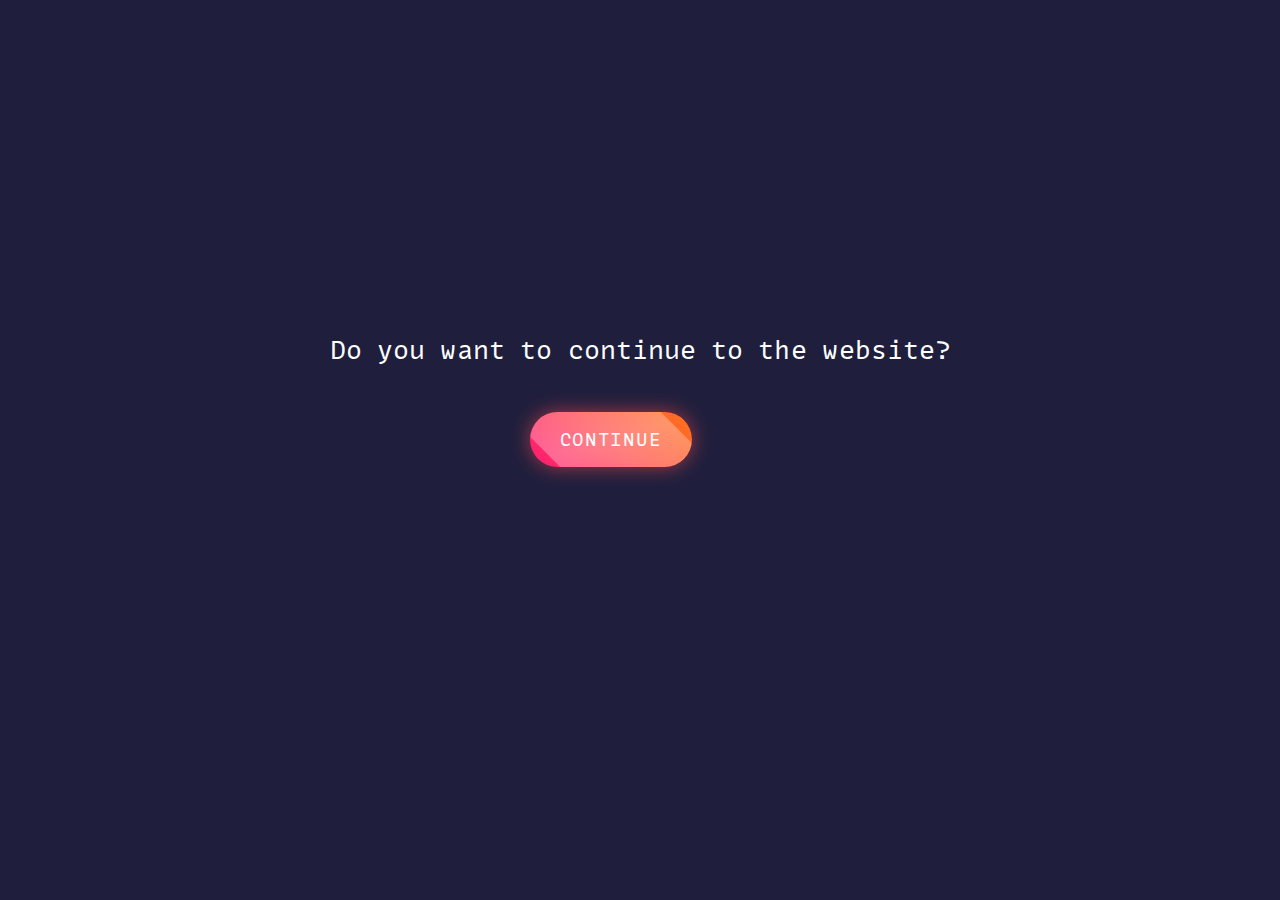
<file: hackathon/index.html>
<!DOCTYPE html>
<html lang="en">
<head>
    <meta charset="UTF-8">
    <meta name="viewport" content="width=device-width, initial-scale=1.0">
    <title>Find the Button</title>
    <link rel="stylesheet" href="index.css">
</head>
<body>
    <div id="greetingContainer">
        <p id="greetingText">Do you want to continue to the website?</p>
        <button id="continueButton">Continue</button>
    </div>
    <div id="gameContainer" style="display:none;">
        <p id="infoText">Find the hidden button following the sound to visit the actual website!</p>
        <p id="countdownText" style="display:none;"></p>
        <button id="hiddenButton">Click Me!</button>
        <audio id="buttonSound" src="straigh-up-n-down-90427.mp3"></audio>
    </div>
    <script src="index.js"></script>
</body>
</html>
</file>
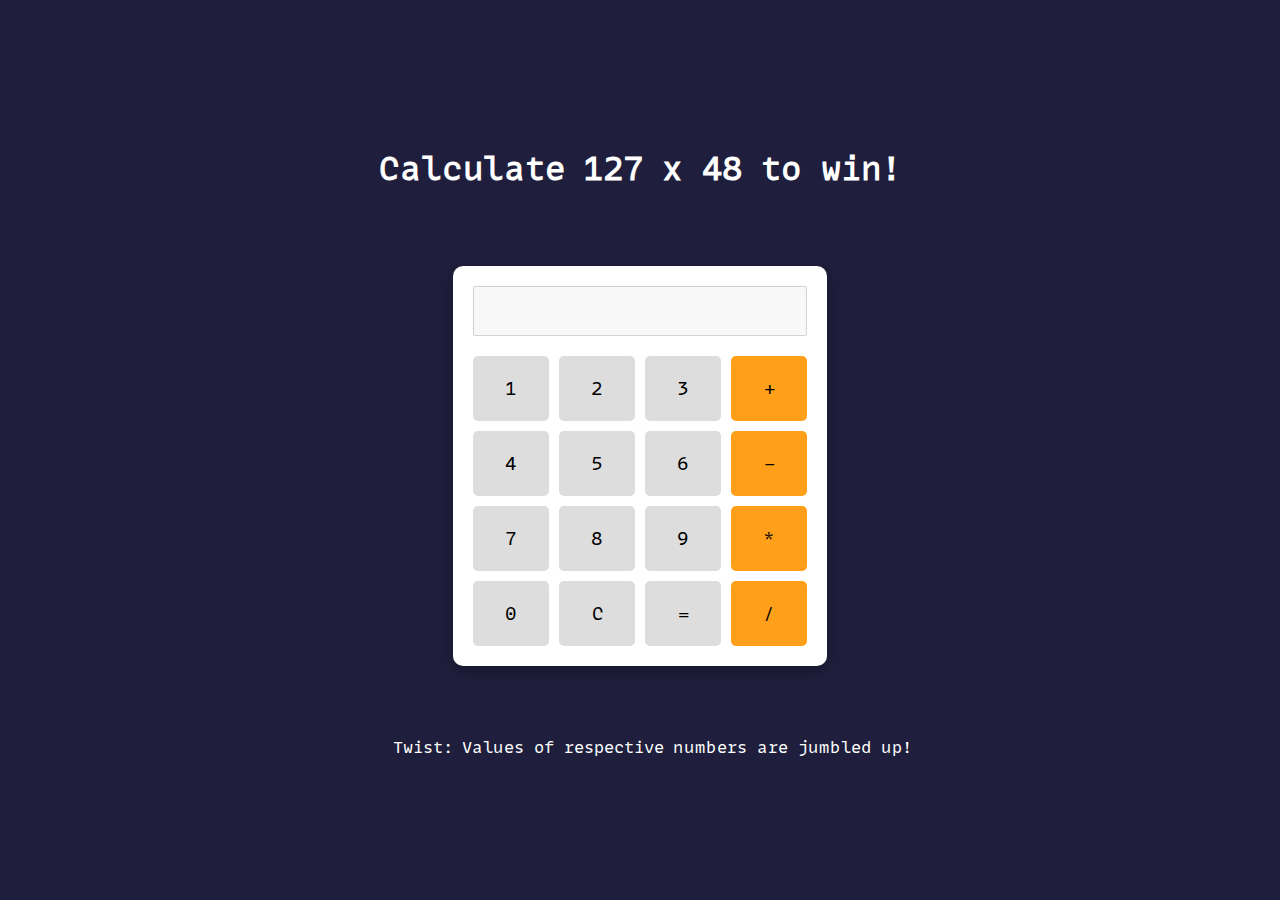
<file: hackathon/calculator.html>
<!DOCTYPE html>
<html lang="en">
<head>
    <meta charset="UTF-8">
    <meta name="viewport" content="width=device-width, initial-scale=1.0">
    <title>Randomized Calculator</title>
    <link rel="stylesheet" href="calculator.css">
</head>
<body>
    <h1>Calculate 127 x 48 to win!</h1>
    <div class="calculator">
        <input type="text" id="display" disabled>
        <div class="buttons">
            <button class="btn" data-value="1">1</button>
            <button class="btn" data-value="2">2</button>
            <button class="btn" data-value="3">3</button>
            <button class="btn" data-value="+" style="background-color: hsl(35, 100%, 55%);" onmouseover="this.style.backgroundColor='hsl(35, 100%, 45%)';" onmouseout="this.style.backgroundColor='hsl(35, 100%, 55%)';">+</button>
            <button class="btn" data-value="4">4</button>
            <button class="btn" data-value="5">5</button>
            <button class="btn" data-value="6">6</button>
            <button class="btn" data-value="-" style="background-color: hsl(35, 100%, 55%);" onmouseover="this.style.backgroundColor='hsl(35, 100%, 45%)';" onmouseout="this.style.backgroundColor='hsl(35, 100%, 55%)';">-</button>
            <button class="btn" data-value="7">7</button>
            <button class="btn" data-value="8">8</button>
            <button class="btn" data-value="9">9</button>
            <button class="btn" data-value="*" style="background-color: hsl(35, 100%, 55%);" onmouseover="this.style.backgroundColor='hsl(35, 100%, 45%)';" onmouseout="this.style.backgroundColor='hsl(35, 100%, 55%)';">*</button>
            <button class="btn" data-value="0">0</button>
            <button class="btn" data-value="C">C</button>
            <button class="btn" data-value="=">=</button>
            <button class="btn" data-value="/" style="background-color: hsl(35, 100%, 55%);" onmouseover="this.style.backgroundColor='hsl(35, 100%, 45%)';" onmouseout="this.style.backgroundColor='hsl(35, 100%, 55%)';">/</button>
        </div>
    </div>
    <div>
        <p style="color: white; margin-left: 25px;">Twist: Values of respective numbers are jumbled up!</p>
    </div>
    
    <script src="calculator.js"></script>
</body>
</html>
</file>
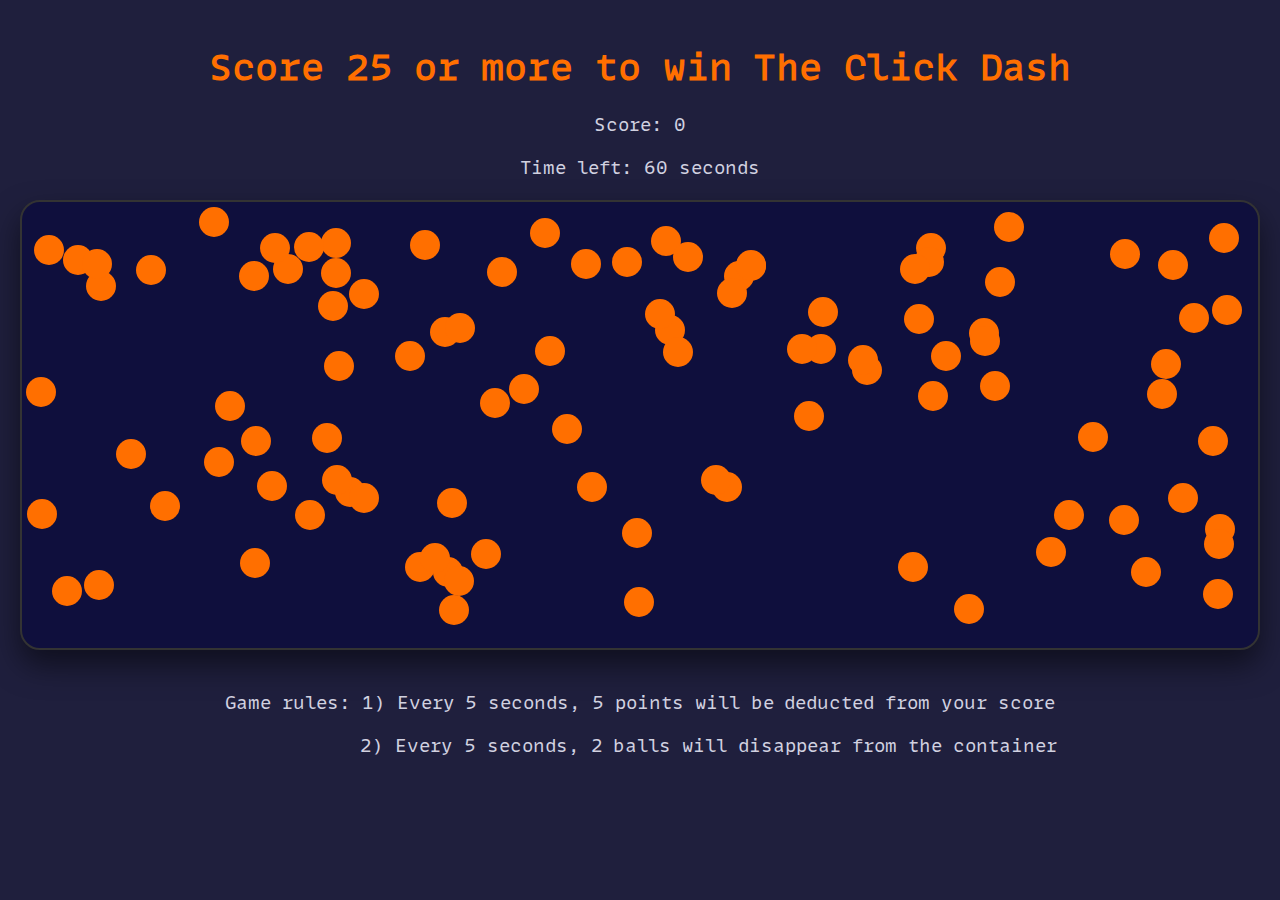
<file: hackathon/clickchallenge.html>
<!DOCTYPE html>
<html lang="en">
<head>
    <meta charset="UTF-8">
    <meta name="viewport" content="width=device-width, initial-scale=1.0">
    <title>Click Dash</title>
    <link rel="stylesheet" href="clickchallenge.css">
</head>
<body>
    <div class="game-container">
        <h1>Score 25 or more to win The Click Dash</h1>
        <p>Score: <span id="score">0</span></p>
        <p>Time left: <span id="timer">60</span> seconds</p>
        <div id="gameArea"></div>
        <div id="message"></div>
        <div>
            <p style="margin-top: 40px;">Game rules: 1&rpar; Every 5 seconds, 5 points will be deducted from your score</p>
            <p style="margin-left: 137px;">2&rpar; Every 5 seconds, 2 balls will disappear from the container</p>
        </div>
    </div>
    <script src="clickchallenge.js"></script>
</body>
</html>
</file>
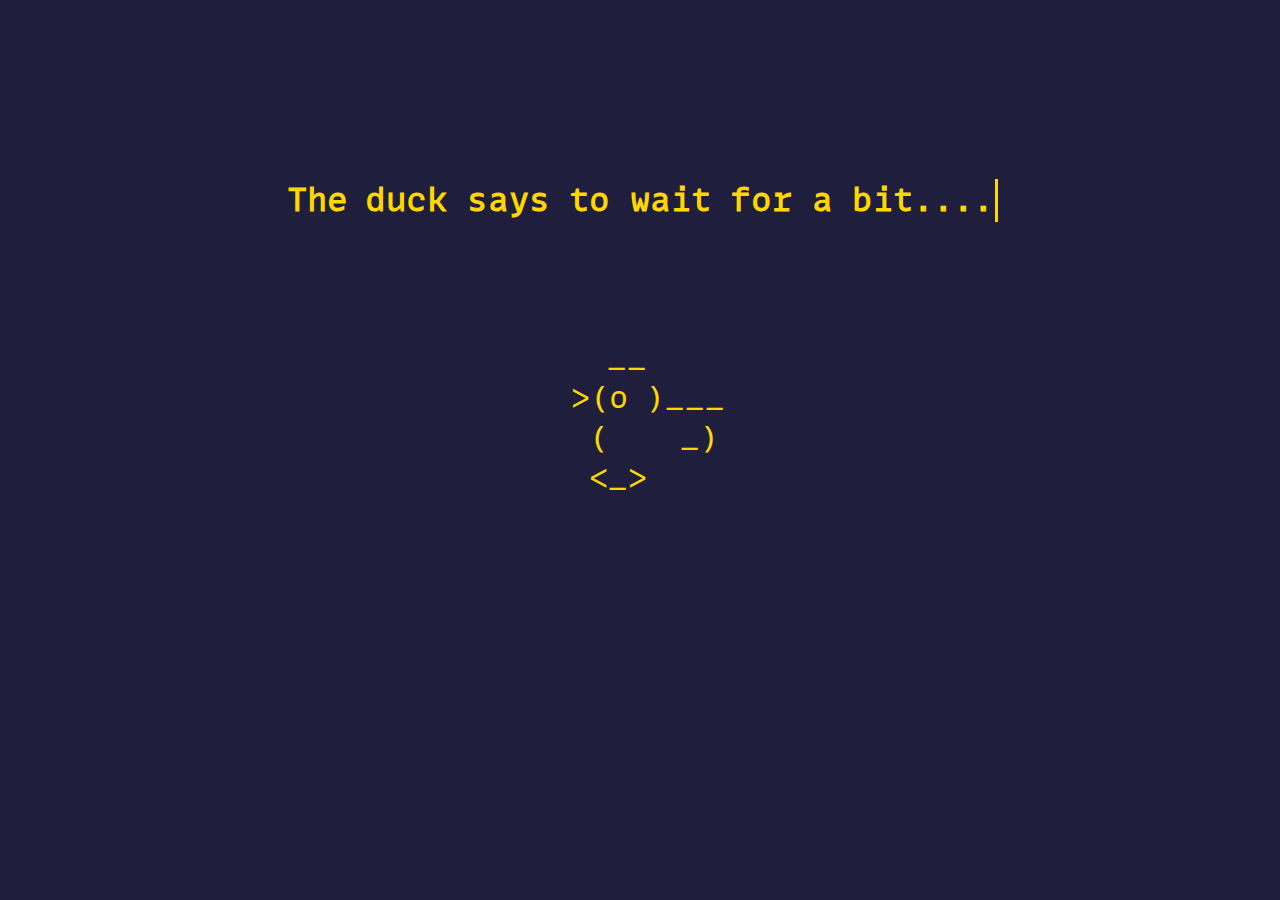
<file: hackathon/duck.html>
<!DOCTYPE html>
<html lang="en">
<head>
    <meta charset="UTF-8">
    <meta name="viewport" content="width=device-width, initial-scale=1.0">
    <title>????</title>
    <style>
        @font-face {
            font-family: MonoLisa;
            src: url(Monolisa\ Font.ttf);
        }
        *{
            font-family: "Monolisa", monospace;
        }
        body {
            background-color: #1f1f3d;
            margin: 0;
            display: flex;
            justify-content: center;
            align-items: center;
            height: 100vh;
            color: #FFD700;
            overflow: hidden;
            position: relative;
        }
        .heading{
            position: absolute;
            text-align: center;
            margin-top: -500px;
            margin-left: 0px;
            display: inline-block;
        }
        h1{
            border-right: 3px solid;
            width: 100%;
            white-space: nowrap;
            overflow: hidden;
            animation: typing 4s steps(35), cursor .5s step-end infinite alternate;
        }
        @keyframes cursor {
            50% {
                border-color: transparent;
            }
        }

        @keyframes typing {
            from {
                width: 0;
            }
        }
        .spinning-duck {
            position: absolute;
            margin-bottom: 25px;
            margin-right: 20px;
            font-size: 30px;
            animation: spin 3s linear infinite;
            white-space: pre;
            opacity: 1;
            transition: opacity 5s ease-out;
        }

        @keyframes spin {
            from {
                transform: rotateY(0deg);
            }
            to {
                transform: rotateY(360deg);
            }
        }

        .fade-out {
            opacity: 0;
        }
    </style>
</head>
<body>
    <div class="heading">
        <h1>The duck says to wait for a bit....</h1>
    </div>
    <div class="spinning-duck">
<pre>
    __
  >(o )___
   (    _)
   <_>   
</pre>
    </div>

    <audio id="drum-roll" src="drum-roll-please-classic-reveal-soundroll-9-9-00-04.mp3" preload="auto"></audio>


    <script>
        window.addEventListener('load', () => {
            setTimeout(() => {
                const duck = document.querySelector('.spinning-duck');
                const drumRoll = document.getElementById('drum-roll');
                drumRoll.play();
                duck.classList.add('fade-out');
                setTimeout(() => {
                    window.location.href = 'secretmessage.html';
                }, 5000);
            }, 15000);
        });
    </script>
    
    
</body>
</html>
</file>
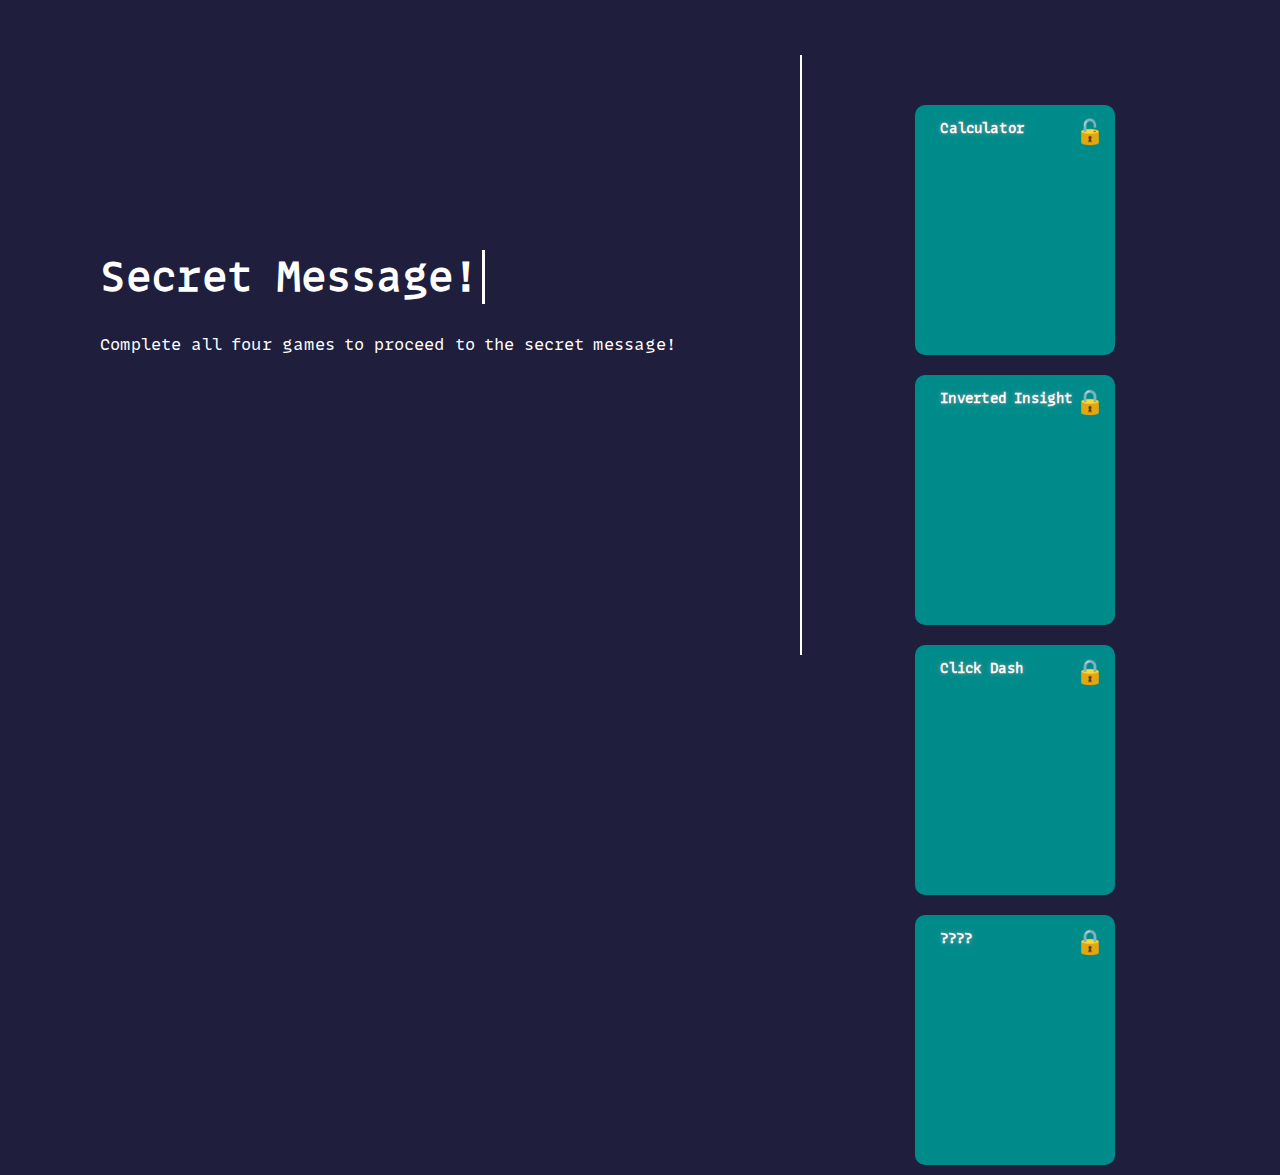
<file: hackathon/main.html>
<!DOCTYPE html>
<html>
<head>
    <meta charset="UTF-8">
    <meta name="viewport" content="width=device-width, initial-scale=1.0">
    <title>The Secret Message</title>
    <link rel="stylesheet" href="main.css">
</head>
<body>
    <div class="heading">
        <h1 style="color: #FFFFFF;">Secret Message!</h1>
    </div>
    <div class="para">
        <p>Complete all four games to proceed to the secret message!</p>
    </div>
    <div class="vrline"></div>
    <div class="cols">
        <div class="levels unlocked" id="level1" onclick="window.location.href='calculator.html';">
            <h5 style="color: #fff; text-shadow: 0 0 5px #999;">Calculator</h5>
        </div>
        <div class="levels locked" id="level2" onclick="window.location.href='reversesentence.html'">
            <h5 style="color: #fff; text-shadow: 0 0 5px #999;">Inverted Insight</h5>
        </div>
        <div class="levels locked" id="level3" onclick="window.location.href='clickchallenge.html'">
            <h5 style="color: #fff; text-shadow: 0 0 5px #999;">Click Dash</h5>
        </div>
        <div class="levels locked" id="level4" onclick="window.location.href='duck.html'">
            <h5 style="color: #fff; text-shadow: 0 0 5px #999;">????</h5>
        </div>
    </div>
    <script src="main.js"></script>
</body>
</html>
</file>
<file: hackathon/index.css>
@font-face {
    font-family: MonoLisa;
    src: url(Monolisa\ Font.ttf);
}
*{
    font-family: "Monolisa", monospace;
}
body {
    margin: 0;
    height: 100vh;
    display: flex;
    flex-direction: column;
    justify-content: center;
    align-items: center;
    background-color: #1f1f3d;
}
#greetingText{
    position: relative;
    margin-top: -100px;
    font-size: 25px;
    color: white;
}
#continueButton{
    margin-left: 200px;
    margin-top: 20px;
    position: relative;
    padding: 15px 30px;
    font-size: 18px;
    color: #fff;
    background: linear-gradient(45deg, #ff1a75, #ff4d4d, #ff751a);
    border: none;
    border-radius: 50px;
    box-shadow: 0 0 20px rgba(255, 75, 75, 0.6);
    cursor: pointer;
    text-transform: uppercase;
    letter-spacing: 1px;
    transition: all 0.5s ease;
    z-index: 1;
    overflow: hidden;
}
#continueButton:hover{
    background: linear-gradient(45deg, #ff751a, #ff1a75, #ff4d4d);
    box-shadow: 0 0 30px rgba(255, 75, 75, 0.8);
    transform: scale(1.1);
}
#continueButton::before{
    content: '';
    position: absolute;
    top: -50%;
    left: -50%;
    width: 200%;
    height: 200%;
    background: linear-gradient(120deg, transparent, rgba(255, 255, 255, 0.3), transparent);
    transition: all 0.5s ease;
    transform: rotate(45deg);
    z-index: -1;
}
#continueButton:hover::before{
    top: -30%;
    left: -30%;
    background: linear-gradient(120deg, transparent, rgba(255, 255, 255, 0.5), transparent);
}
#continueButton:active{
    box-shadow: 0 0 40px rgba(255, 75, 75, 0.9);
    transform: scale(1.15);
}
#infoText {
    font-size: 18px;
    margin-bottom: 20px;
    color: white;
}   
#hiddenButton {
    position: absolute;
    opacity: 0;
    padding: 10px 20px;
    font-size: 16px;
    background-color: #4CAF50;
    color: white;
    border: none;
    cursor: pointer;
    border-radius: 5px;
    transition: all 0.5s ease;
}
</file>
<file: hackathon/calculator.css>
@font-face {
    font-family: MonoLisa;
    src: url(Monolisa\ Font.ttf);
}
*{
    font-family: "Monolisa", monospace;
}
body {
    font-family: Arial, sans-serif;
    margin: 0;
    display: flex;
    flex-direction: column;
    align-items: center;
    justify-content: center;
    height: 100vh;
    background-color: #1f1f3d;
}

h1 {
    margin-bottom: 75px;
    color: white;
}

.calculator {
    margin-bottom: 55px;
    background-color: white;
    border-radius: 10px;
    box-shadow: 0 5px 15px rgba(0,0,0,0.3);
    padding: 20px;
}


#display {
    width: 100%;
    height: 50px;
    margin-bottom: 20px;
    font-size: 20px;
    text-align: right;
    padding: 10px;
    box-sizing: border-box;
}

.buttons {
    display: grid;
    grid-template-columns: repeat(4, 1fr);
    gap: 10px;
}
.btn {
    padding: 20px;
    font-size: 18px;
    border: none;
    background-color: #ddd;
    border-radius: 5px;
    cursor: pointer;
    transition: background-color 0.2s;
}
.btn:hover {
    background-color: #ccc;
}
.completed-message {
    display: flex;
    justify-content: center;
    align-items: center;
    background: #1f1f3d; 
    color: #ffffff;
    text-align: center;
    font-size: 20px;
    font-weight: bold;
}

.completed-message h1 {
    margin: 0;
}
</file>
<file: hackathon/clickchallenge.css>
@font-face {
    font-family: MonoLisa;
    src: url(Monolisa\ Font.ttf);
}

* {
    font-family: "Monolisa", monospace;
    box-sizing: border-box;
}

body {
    margin: 0;
    padding: 0;
    font-family: "Monolisa", monospace;
    background-color: #1f1f3d;
    color: #ffffff;
    overflow: hidden;
}

.game-container {
    text-align: center;
    padding: 20px;
    color: #ffffff;
}

h1 {
    font-size: 36px;
    margin-bottom: 20px;
    color: #ff6f00;
}

p {
    font-size: 18px;
    margin-bottom: 10px;
    color: #d1d1e0;
}

#gameArea {
    position: relative;
    width: 100%;
    height: 50vh;
    border: 2px solid #333;
    background-color: #0f0f3d;
    overflow: hidden;
    margin: 20px auto;
    border-radius: 20px;
    box-shadow: 0 15px 30px rgba(0, 0, 0, 0.5);
}

.object {
    position: absolute;
    width: 30px;
    height: 30px;
    background-color: #ff6f00;
    border-radius: 50%;
    cursor: pointer;
    transition: transform 0.3s ease;
}

.object:hover {
    transform: scale(1.1);
}

#message {
    font-size: 20px;
    font-weight: bold;
    color: #ff5252;
    margin-top: 10px;
}
.content {
    display: flex;
    justify-content: center;
    align-items: center;
    height: 100vh;
    background: #1f1f3d;
    text-align: center;
    font-size: 36px;
    font-weight: bold;
}

.content h1 {
    margin: 0; 
    color: white !important;
}
</file>
<file: hackathon/main.css>
@font-face {
    font-family: MonoLisa;
    src: url(Monolisa\ Font.ttf);
}

* {
    margin: 0;
    padding: 0;
    font-family: "MonoLisa", monospace;
}
body{
    background-color: #1f1f3d;
}
.heading {
    margin-top: 250px;
    margin-left: 100px;
    display: inline-block;
}

h1 {
    font-size: 40px;
    border-right: 3px solid;
    width: 100%;
    white-space: nowrap;
    overflow: hidden;
    animation: typing 2.5s steps(15), cursor .5s step-end infinite alternate;
}

@keyframes cursor {
    50% {
        border-color: transparent;
    }
}

@keyframes typing {
    from {
        width: 0;
    }
}

.para {
    margin-top: 25px;
    margin-left: 100px;
    color: white;
}

.vrline {
    border-left: 2px solid white;
    height: 600px;
    margin-left: 800px;
    margin-top: -300px;
}

.levels {
    width: 200px;
    height: 250px;
    display: inline-block;
    border-radius: 10px;
    padding: 15px 25px;
    box-sizing: border-box;
    cursor: pointer;
    margin: 10px 15px;
    background-position: center;
    background-size: cover;
    background-color: #008b8b;
    transition: transform 0.5s;
    position: relative;
}

.cols {
    margin-left: 900px;
    margin-top: -560px;
}

.levels:hover {
    transform: translateY(-10px);
}

.locked {
    pointer-events: none;
}

.locked::before {
    content: "🔒";
    position: absolute;
    top: 10px;
    right: 10px;
    font-size: 24px;
}

.unlocked {
    pointer-events: auto;
}

.unlocked::before {
    content: "🔓";
    position: absolute;
    top: 10px;
    right: 10px;
    font-size: 24px;
}
</file>
